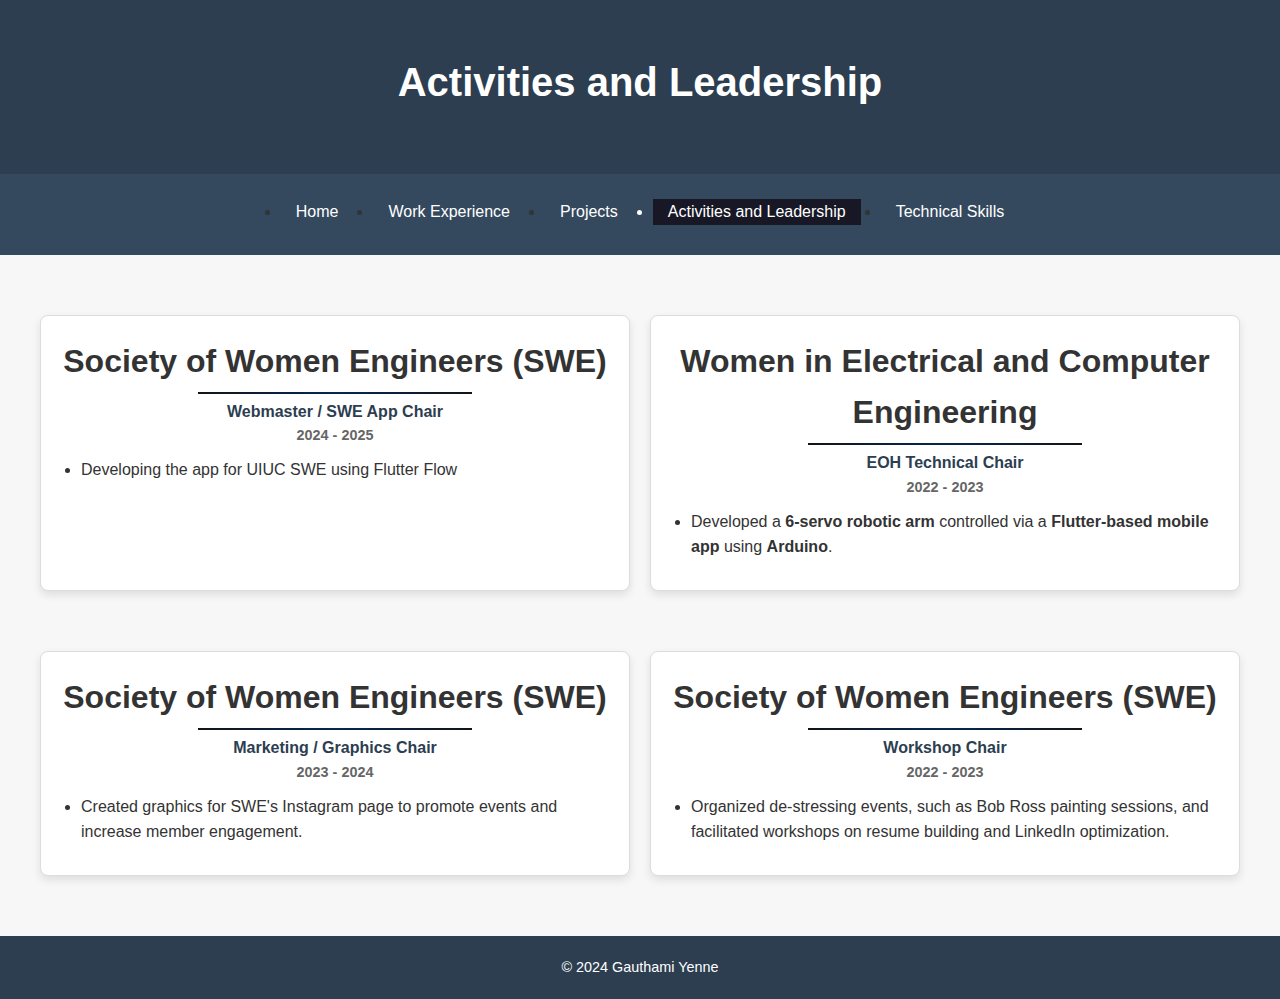
<file: activities.html>
<!DOCTYPE HTML>
<html lang="en">
<head>
    <meta charset="UTF-8">
    <meta name="viewport" content="width=device-width, initial-scale=1.0">
    <title>Gauthami's Portfolio - Activities and Leadership</title>
    <link rel="stylesheet" href="assets/css/main.css">
</head>
<body>
    <!-- Header -->
    <header class="page-header">
        <h1>Activities and Leadership</h1>
    </header>

    <!-- Navigation -->
    <nav id="nav">
        <ul class="links">
            <li><a href="index.html">Home</a></li>
            <li><a href="workExperience.html">Work Experience</a></li>
            <li><a href="projects.html">Projects</a></li>
            <li class="active"><a href="activities.html">Activities and Leadership</a></li>
            <li><a href="skills.html">Technical Skills</a></li>
        </ul>
    </nav>

    <!-- Activities and Leadership Section -->
    <section class="experience-section">
        <div class="section-container">
            
            

            <section class="section active">
                <h1>Society of Women Engineers (SWE)</h1>
                <hr class="styled-divider"> <!-- Decorative divider -->
                <h2>Webmaster / SWE App Chair <p>2024 - 2025</p> </h2>
                
                <ul>
                    <li>Developing the app for UIUC SWE using Flutter Flow</li>
                </ul>
            </section>
            <section class="section active">
                <h1>Women in Electrical and Computer Engineering</h1>
                <hr class="styled-divider"> <!-- Decorative divider -->
                <h2>EOH Technical Chair <p>2022 - 2023</p> </h2>
                <ul>
                    <li>Developed a <strong>6-servo robotic arm</strong> controlled via a <strong>Flutter-based mobile app</strong> using <strong>Arduino</strong>.</li>
                </ul>
            </section>
            <section class="section active">
                <h1>Society of Women Engineers (SWE)</h1>
                <hr class="styled-divider"> <!-- Decorative divider -->
                <h2>Marketing / Graphics Chair <p>2023 - 2024</p> </h2>
                <ul>
                    <li>Created graphics for SWE's Instagram page to promote events and increase member engagement.</li>
                </ul>
            </section>
            <section class="section active">
                <h1>Society of Women Engineers (SWE)</h1>
                <hr class="styled-divider"> <!-- Decorative divider -->
                <h2>Workshop Chair <p>2022 - 2023</p> </h2>
                <ul>
                    <li>Organized de-stressing events, such as Bob Ross painting sessions, and facilitated workshops on resume building and LinkedIn optimization.</li>
                </ul>
            </section>

            
        </div>
    </section>

    <!-- Footer -->
    <footer>
        <p>&copy; 2024 Gauthami Yenne</p>
    </footer>
</body>
</html>
</file>
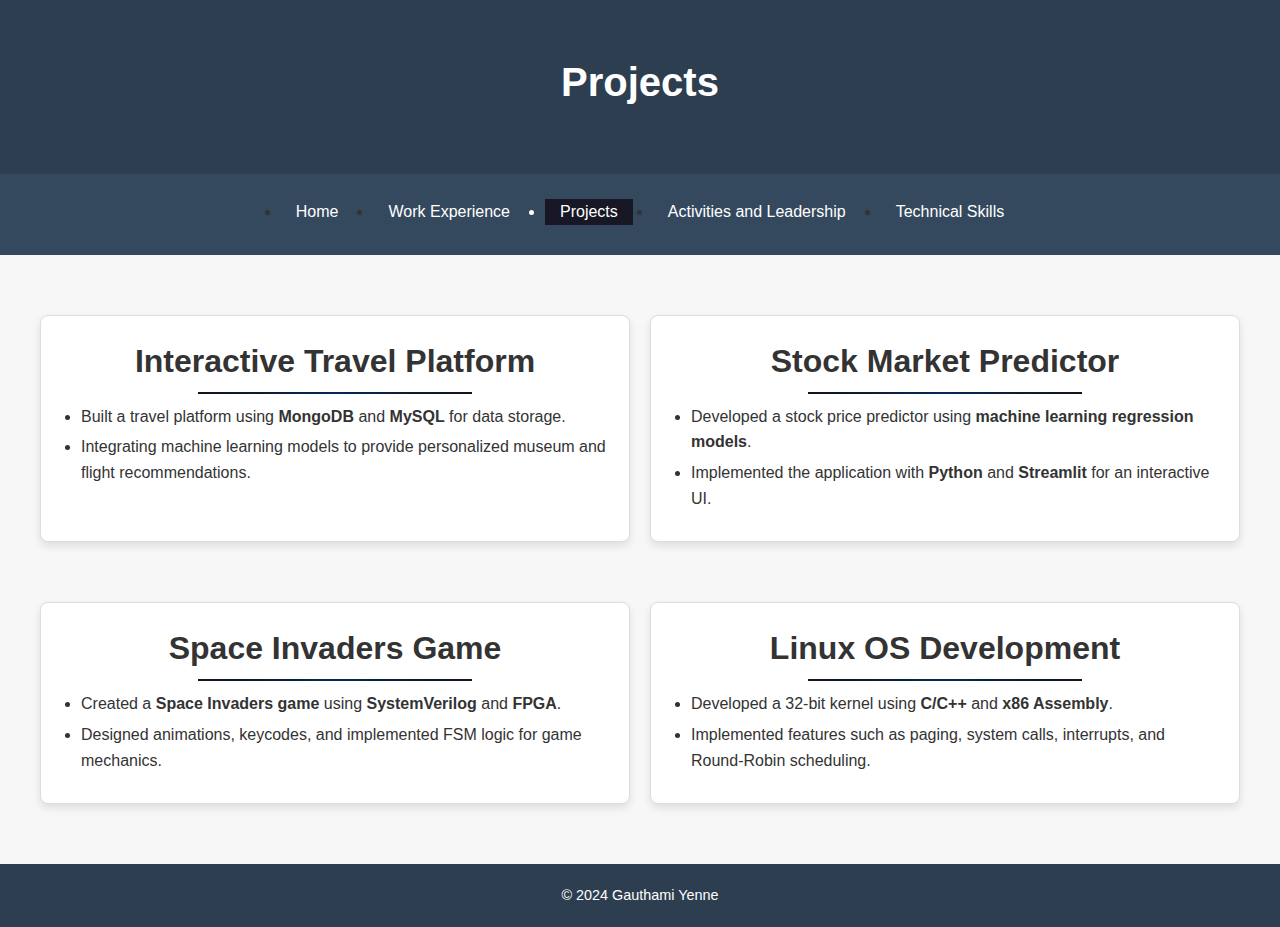
<file: projects.html>
<!DOCTYPE HTML>
<html lang="en">
<head>
    <meta charset="UTF-8">
    <meta name="viewport" content="width=device-width, initial-scale=1.0">
    <title>Gauthami's Portfolio - Projects</title>
    <link rel="stylesheet" href="assets/css/main.css">
</head>
<body>
    <!-- Header -->
    <header class="page-header">
        <h1>Projects</h1>
    </header>

    <!-- Navigation -->
    <nav id="nav">
        <ul class="links">
            <li><a href="index.html">Home</a></li>
            <li><a href="workExperience.html">Work Experience</a></li>
            <li class="active"><a href="projects.html">Projects</a></li>
            <li><a href="activities.html">Activities and Leadership</a></li>
            <li><a href="skills.html">Technical Skills</a></li>
        </ul>
    </nav>

    <!-- Projects Section -->
    <section class="experience-section">
        <div class="section-container">
            <section class="section active">
                <h1>Interactive Travel Platform</h1>
                <hr class="styled-divider"> <!-- Decorative divider -->
                <ul>
                    <li>Built a travel platform using <strong>MongoDB</strong> and <strong>MySQL</strong> for data storage.</li>
                    <li>Integrating machine learning models to provide personalized museum and flight recommendations.</li>
                </ul>
            </section>

            <section class="section active">
                <h1>Stock Market Predictor</h1>
                <hr class="styled-divider"> <!-- Decorative divider -->
                <ul>
                    <li>Developed a stock price predictor using <strong>machine learning regression models</strong>.</li>
                    <li>Implemented the application with <strong>Python</strong> and <strong>Streamlit</strong> for an interactive UI.</li>
                </ul>
            </section>

            <section class="section active">
                <h1>Space Invaders Game</h1>
                <hr class="styled-divider"> <!-- Decorative divider -->
                <ul>
                    <li>Created a <strong>Space Invaders game</strong> using <strong>SystemVerilog</strong> and <strong>FPGA</strong>.</li>
                    <li>Designed animations, keycodes, and implemented FSM logic for game mechanics.</li>
                </ul>
            </section>

            <section class="section active">
                <h1>Linux OS Development</h1>
                <hr class="styled-divider"> <!-- Decorative divider -->
                <ul>
                    <li>Developed a 32-bit kernel using <strong>C/C++</strong> and <strong>x86 Assembly</strong>.</li>
                    <li>Implemented features such as paging, system calls, interrupts, and Round-Robin scheduling.</li>
                </ul>
            </section>
        </div>
    </section>

    <!-- Footer -->
    <footer>
        <p>&copy; 2024 Gauthami Yenne</p>
    </footer>
</body>
</html>
</file>
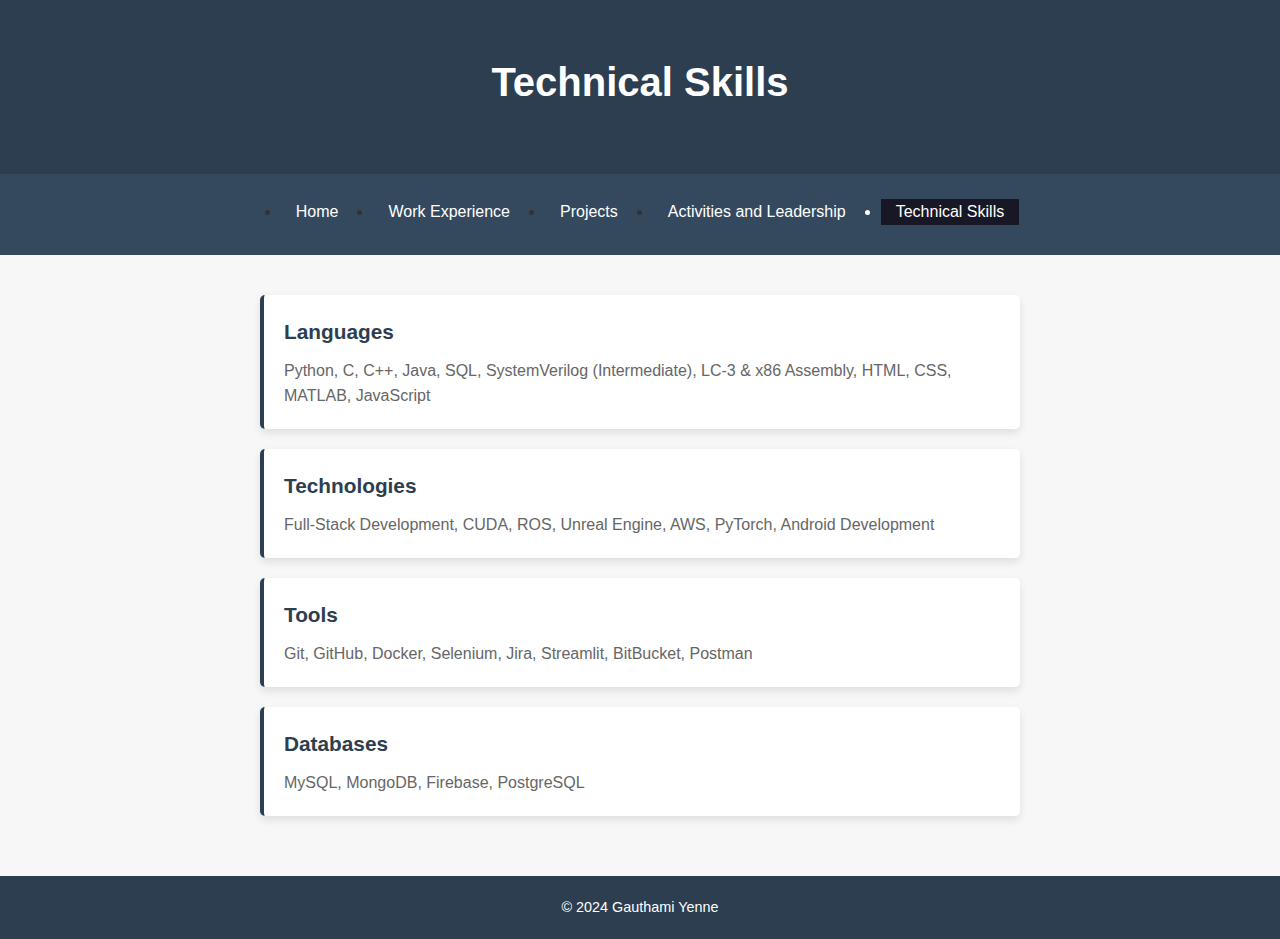
<file: skills.html>
<!DOCTYPE HTML>
<html lang="en">
<head>
    <meta charset="UTF-8">
    <meta name="viewport" content="width=device-width, initial-scale=1.0">
    <title>Gauthami's Portfolio - Technical Skills</title>
    <link rel="stylesheet" href="assets/css/main.css">
</head>
<body>
    <!-- Header -->
    <header class="page-header">
        <h1>Technical Skills</h1>
    </header>

    <!-- Navigation -->
    <nav id="nav">
        <ul class="links">
            <li><a href="index.html">Home</a></li>
            <li><a href="workExperience.html">Work Experience</a></li>
            <li><a href="projects.html">Projects</a></li>
            <li><a href="activities.html">Activities and Leadership</a></li>
            <li class="active"><a href="skills.html">Technical Skills</a></li>
        </ul>
    </nav>

    <!-- Technical Skills Section -->
    <section class="skills-section">
        <div class="skill-category">
            <h2>Languages</h2>
            <p>Python, C, C++, Java, SQL, SystemVerilog (Intermediate), LC-3 & x86 Assembly, HTML, CSS, MATLAB, JavaScript</p>
        </div>

        <div class="skill-category">
            <h2>Technologies</h2>
            <p>Full-Stack Development, CUDA, ROS, Unreal Engine, AWS, PyTorch, Android Development</p>
        </div>

        <div class="skill-category">
            <h2>Tools</h2>
            <p>Git, GitHub, Docker, Selenium, Jira, Streamlit, BitBucket, Postman</p>
        </div>

        <div class="skill-category">
            <h2>Databases</h2>
            <p>MySQL, MongoDB, Firebase, PostgreSQL</p>
        </div>
    </section>

    <!-- Footer -->
    <footer>
        <p>&copy; 2024 Gauthami Yenne</p>
    </footer>
</body>
</html>
</file>
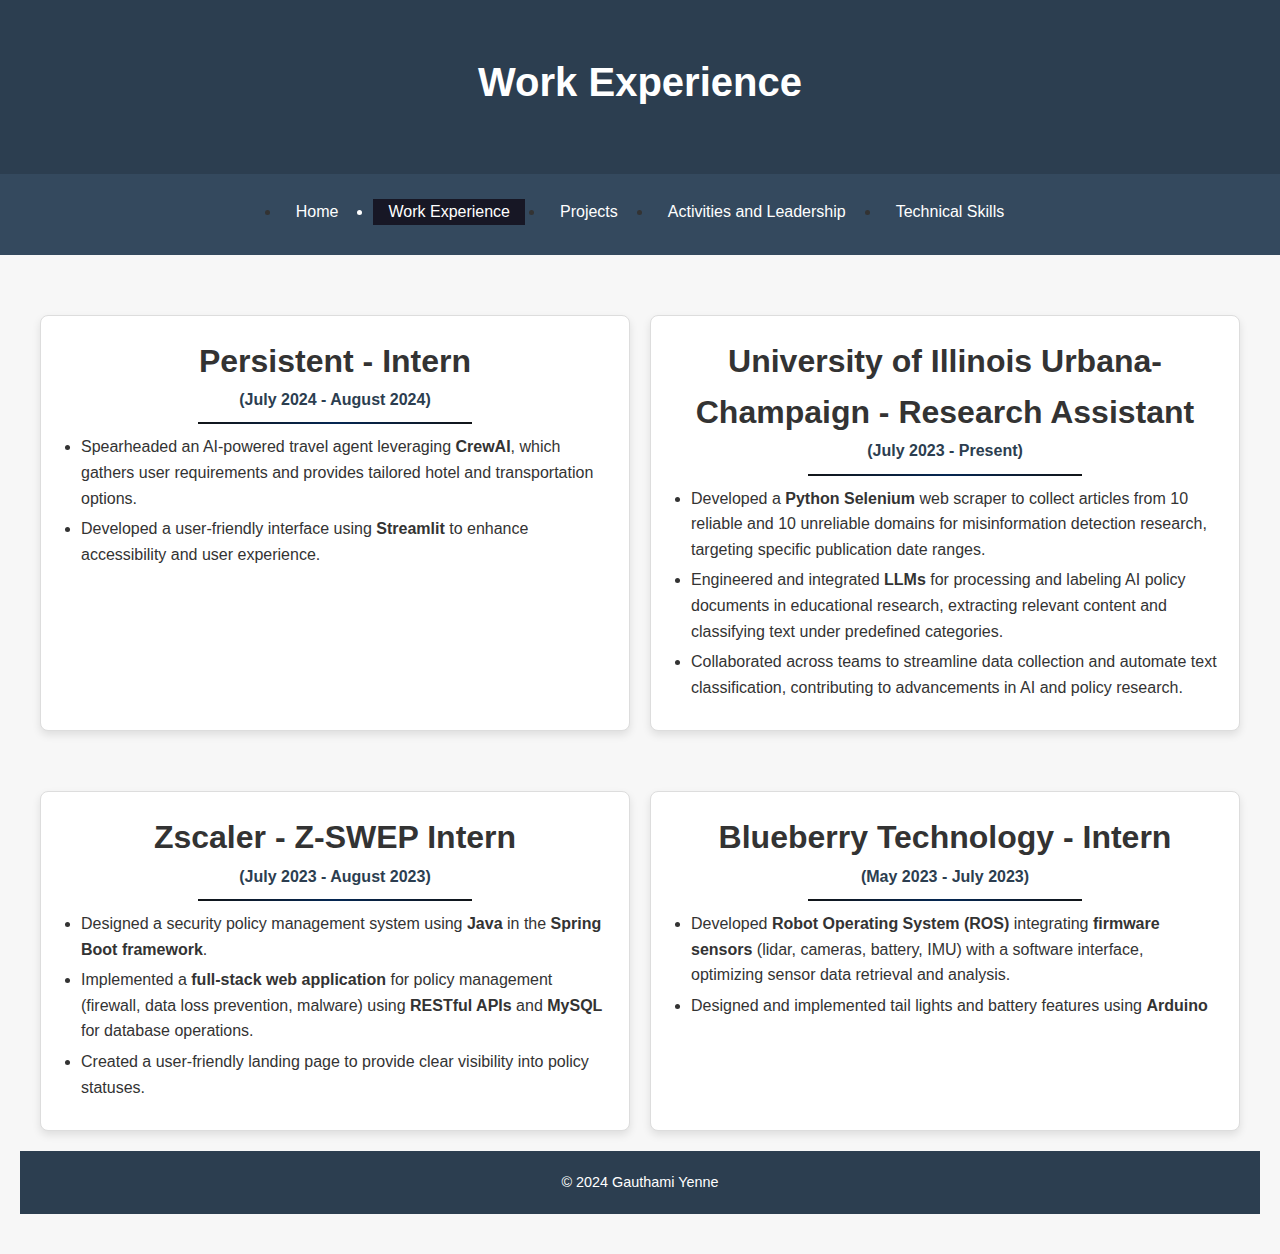
<file: workExperience.html>
<!DOCTYPE HTML>
<html lang="en">
<head>
    <meta charset="UTF-8">
    <meta name="viewport" content="width=device-width, initial-scale=1.0">
    <title>Gauthami's Portfolio - Work Experience</title>
    <link rel="stylesheet" href="assets/css/main.css">
</head>
<body>
    <!-- Header -->
    <header class="page-header">
        <h1>Work Experience</h1>
    </header>

    <!-- Navigation -->
    <nav id="nav">
        <ul class="links">
            <li><a href="index.html">Home</a></li>
            <li class="active"><a href="workExperience.html">Work Experience</a></li>
            <li><a href="projects.html">Projects</a></li>
            <li><a href="activities.html">Activities and Leadership</a></li>
            <li><a href="skills.html">Technical Skills</a></li>
        </ul>
    </nav>

    <!-- Work Experience Section -->
    <section class="experience-section">
        <div class="section-container">
            <section id="home" class="section active">
                <h1>Persistent - Intern</h1>
                <h2>(July 2024 - August 2024)</h2>
                <hr class="styled-divider"> <!-- Decorative divider -->
                <ul>
                    <li>Spearheaded an AI-powered travel agent leveraging <strong> CrewAI</strong>, which gathers user requirements and provides tailored hotel and transportation options.</li>
                    <li>Developed a user-friendly interface using <strong>Streamlit</strong> to enhance accessibility and user experience.</li>
                </ul>                
            </section>
            
            <section id="home" class="section active">
                <h1>University of Illinois Urbana-Champaign - Research Assistant</h1>
                <h2>(July 2023 - Present)</h2>
                <hr class="styled-divider"> <!-- Decorative divider -->
                <ul>
                    <li>Developed a <strong>Python Selenium</strong> web scraper to collect articles from 10 reliable and 10 unreliable domains for misinformation detection research, targeting specific publication date ranges.</li>
                    <li>Engineered and integrated <strong>LLMs</strong> for processing and labeling AI policy documents in educational research, extracting relevant content and classifying text under predefined categories.</li>
                    <li>Collaborated across teams to streamline data collection and automate text classification, contributing to advancements in AI and policy research.</li>
                </ul>
            </section>
            
            <section id="home" class="section active">
                <h1>Zscaler - Z-SWEP Intern</h1>
                <h2>(July 2023 - August 2023)</h2>
                <hr class="styled-divider"> <!-- Decorative divider -->
                <ul>
                    <li>Designed a security policy management system using <strong>Java</strong> in the <strong>Spring Boot framework</strong>.</li>
                    <li>Implemented a <strong>full-stack web application</strong> for policy management (firewall, data loss prevention, malware) using <strong>RESTful APIs</strong> and <strong>MySQL</strong> for database operations.</li>
                    <li>Created a user-friendly landing page to provide clear visibility into policy statuses.</li>
                </ul>
            </section>
            
            <section id="home" class="section active">
                <h1>Blueberry Technology - Intern</h1>
                <h2>(May 2023 - July 2023)</h2>
                <hr class="styled-divider"> <!-- Decorative divider -->
                <ul>
                    <li>Developed <strong>Robot Operating System (ROS)</strong> integrating <strong>firmware sensors</strong> (lidar, cameras, battery, IMU) with a software interface, optimizing sensor data retrieval and analysis.</li>
                    <li>Designed and implemented tail lights and battery features using <strong>Arduino</strong></li>
                </ul>
            </section>            
        </div>

    <!-- Footer -->
    <footer>
        <p>&copy; 2024 Gauthami Yenne</p>
    </footer>
</body>
</html>
</file>
<file: assets/css/main.css>
/* RESET STYLES - Resets default padding, margin, and box-sizing for all elements */
* {
    margin: 0;
    padding: 0;
    box-sizing: border-box;
}

/* BODY AND LAYOUT STYLES - Sets up the main body styling and layout */
body {
    font-family: 'Helvetica Neue', Arial, sans-serif;
    color: #333; /* Dark gray for text */
    background-color: #f7f7f7; /* Light gray background */
    text-align: center;
    line-height: 1.6;
    display: flex;
    flex-direction: column;
    min-height: 100vh; /* Full viewport height */
    margin: 0;
}

main {
    flex: 1; /* Ensures main content takes up available space */
}

/* HEADER STYLES - Styling for the header section */
header {
    background-color: #2c3e50; /* Dark navy background */
    color: white;
    padding: 50px 20px;
}

header h1 {
    font-size: 2.5em;
    margin-bottom: 10px;
    font-weight: 600;
}

header p {
    font-size: 1.1em;
    color: #b0c4de; /* Light steel blue for subtitle */
}

/* NAVIGATION BAR - Styles for the navigation menu */
#nav {
    background-color: #34495e; /* Dark gray-blue background */
    display: flex;
    justify-content: center;
    padding: 15px 0;
}

#nav .links, #nav .icons {
    display: flex;
    gap: 20px;
}

#nav a {
    color: white;
    font-weight: 500;
    text-decoration: none;
    padding: 10px 15px;
    border-radius: 5px;
    transition: background-color 0.3s, color 0.3s;
}

#nav .links .active, #nav a:hover {
    background-color: #171725; /* Teal for active and hover states */
    color: white;
}

/* SECTION CONTAINER - Layout for main content container */
.experience-section {
    padding: 40px 20px;
}

.section-container {
    display: flex;
    flex-wrap: wrap;
    gap: 20px;
    justify-content: space-between;
    max-width: 1200px;
    margin: 0 auto;
}

/* SECTION STYLES - Styling for individual content sections */
.section {
    flex: 1 1 calc(50% - 20px); /* Two items per row */
    padding: 20px;
    background-color: #ffffff; /* White background */
    border-radius: 8px;
    box-shadow: 0px 4px 8px rgba(0, 0, 0, 0.1);
    border: 1px solid #ddd;
    position: relative;
    margin: 20px 0;
    overflow: auto;
}

.section h2 {
    font-size: 1em;
    color: #2c3e50; /* Dark navy for headers */
    margin-bottom: 10px;
}

.section p {
    font-size: 0.9em;
    color: #666;
}

/* TIMELINE INDICATOR - Adds a timeline effect in sections */
.section::before {
    content: '';
    position: absolute;
    left: -15px;
    top: 20px;
    width: 10px;
    height: 10px;
    background-color: #2c3e50; /* Dot color */
    border-radius: 50%; /* Circular shape */
}

.section::after {
    content: '';
    position: absolute;
    left: -10px;
    top: 40px;
    width: 2px;
    height: calc(100% - 40px); /* Line connects from the dot */
    background-color: #ddd; /* Line color */
}

/* RESPONSIVE LAYOUT - Adjusts layout on smaller screens */
@media (max-width: 768px) {
    .section {
        flex: 1 1 100%; /* Full width on smaller screens */
    }
}

/* FOOTER STYLES - Footer styling */
footer {
    background-color: #2c3e50; /* Matches header color */
    color: white;
    padding: 20px 0;
    font-size: 0.9em;
    text-align: center;
}

/* LIST STYLES - Bullet styling for lists */
ul {
    list-style-type: disc; /* Default bullet point */
    margin: 10px 0;
    padding-left: 20px;
}

ul li {
    margin-bottom: 5px;
    text-align: left;
}

/* SKILLS SECTION FORMATTING - Styles for skills section */
.skills-section {
    max-width: 800px;
    margin: 0 auto;
    padding: 40px 20px;
    text-align: center;
}

.skill-category {
    background-color: #ffffff;
    border-left: 4px solid #2c3e50; /* Decorative border */
    padding: 20px;
    margin-bottom: 20px;
    border-radius: 5px;
    box-shadow: 0 4px 8px rgba(0, 0, 0, 0.1); /* Subtle shadow */
}

.skill-category h2 {
    font-size: 1.3em;
    color: #2c3e50;
    margin-bottom: 10px;
    text-align: left;
}

.skill-category p {
    font-size: 1em;
    color: #666;
    line-height: 1.6;
    text-align: left;
}

/* RESPONSIVE DESIGN FOR SKILLS SECTION */
@media (max-width: 768px) {
    .skills-section {
        padding: 20px;
    }
}

/* ICONS - Styling for social media icons */
.icons {
    display: flex;
    gap: 15px; /* Space between icons */
    list-style: none; /* No bullet points */
    padding: 0;
    justify-content: center;
    margin-top: 20px; /* Space between title and icons */
}

.icons .icon {
    font-size: 1.5em;
    color: #333;
    text-decoration: none;
    transition: color 0.3s;
}

.icons .icon:hover {
    color: #0077b5; /* Hover color (LinkedIn blue or preferred color) */
}

/* ACTIVITIES DIVIDER - Styled divider for activities section */
.styled-divider {
    border: 0;
    height: 2px;
    background: linear-gradient(to right, #121518, #052753, #121518); /* Gradient color */
    width: 50%; /* Divider width */
    margin: 5px auto; /* Centered with vertical spacing */
}
</file>
